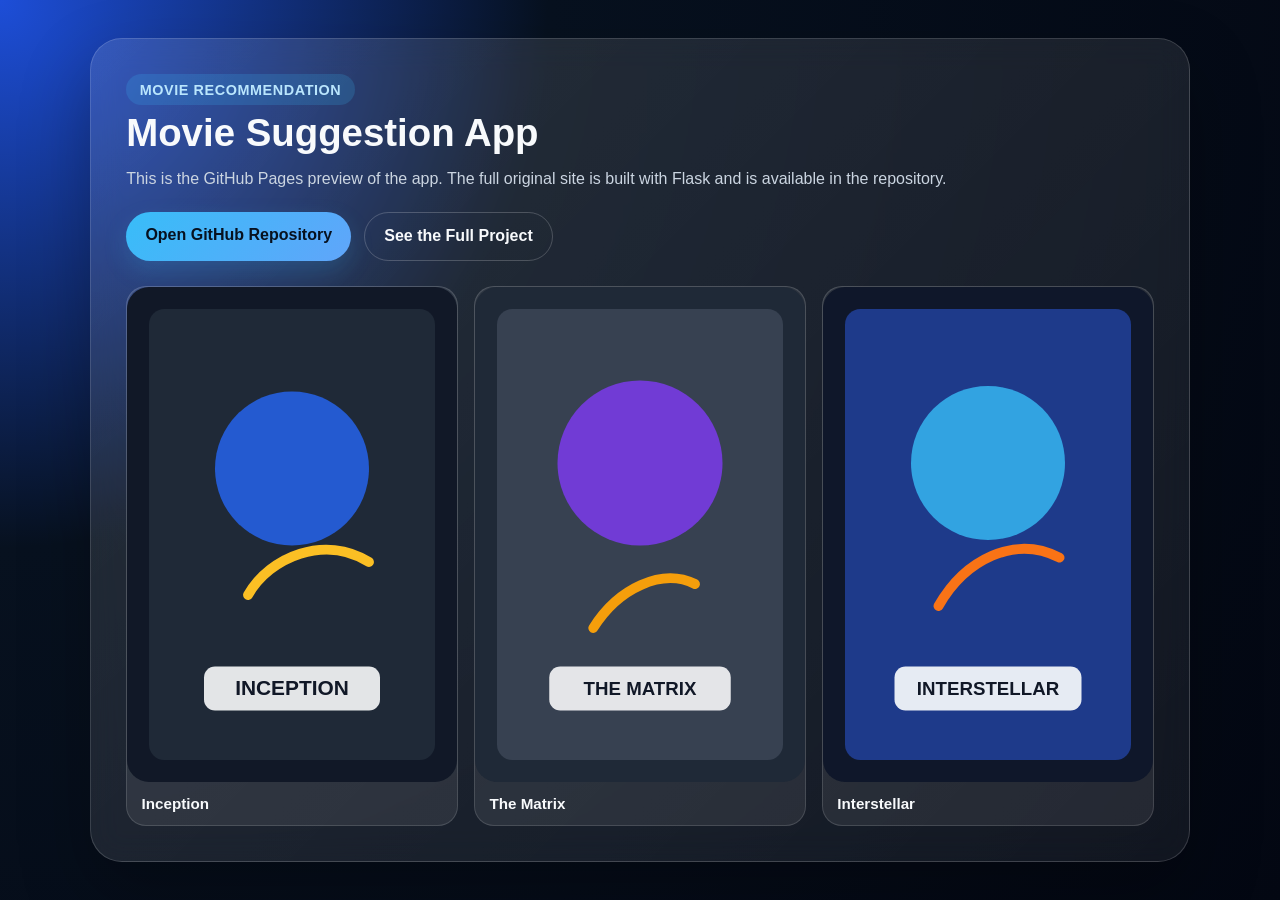
<file: web development project/index.html>
<!DOCTYPE html>
<html lang="en">
<head>
  <meta charset="UTF-8" />
  <meta name="viewport" content="width=device-width, initial-scale=1.0" />
  <title>Movie Suggestion App</title>
  <style>
    :root {
      color-scheme: dark;
      --bg: #07111f;
      --card: rgba(255,255,255,0.1);
      --text: #f8fafc;
      --muted: #cbd5e1;
      --accent: #38bdf8;
      --accent-2: #60a5fa;
    }
    * { box-sizing: border-box; }
    body {
      margin: 0;
      min-height: 100vh;
      font-family: Inter, Arial, sans-serif;
      background: radial-gradient(circle at top left, #1d4ed8 0%, #07111f 35%, #030712 100%);
      color: var(--text);
      display: flex;
      align-items: center;
      justify-content: center;
      padding: 2rem;
    }
    .hero {
      width: min(1100px, 100%);
      background: linear-gradient(135deg, rgba(255,255,255,0.12), rgba(255,255,255,0.06));
      border: 1px solid rgba(255,255,255,0.16);
      border-radius: 32px;
      padding: 2.2rem;
      backdrop-filter: blur(16px);
      box-shadow: 0 30px 70px rgba(0,0,0,0.28);
    }
    .hero-top {
      display: flex;
      justify-content: space-between;
      align-items: center;
      gap: 1rem;
      margin-bottom: 1.2rem;
      flex-wrap: wrap;
    }
    .pill {
      display: inline-block;
      padding: 0.45rem 0.85rem;
      border-radius: 999px;
      background: rgba(56, 189, 248, 0.18);
      color: #bae6fd;
      font-size: 0.9rem;
      font-weight: 700;
      letter-spacing: 0.04em;
      text-transform: uppercase;
    }
    h1 { font-size: clamp(2rem, 3vw, 3rem); margin: 0.4rem 0 0.6rem; }
    p { line-height: 1.75; color: var(--muted); margin: 0; }
    .btn-row {
      display: flex;
      gap: 0.8rem;
      flex-wrap: wrap;
      margin: 1.2rem 0 1.6rem;
    }
    .btn {
      display: inline-block;
      padding: 0.9rem 1.2rem;
      background: linear-gradient(135deg, var(--accent), var(--accent-2));
      color: #07111f;
      font-weight: 800;
      border-radius: 999px;
      text-decoration: none;
      box-shadow: 0 10px 24px rgba(56, 189, 248, 0.18);
    }
    .btn.secondary {
      background: transparent;
      color: var(--text);
      border: 1px solid rgba(255,255,255,0.2);
      box-shadow: none;
    }
    .grid {
      display: grid;
      grid-template-columns: repeat(auto-fit, minmax(180px, 1fr));
      gap: 1rem;
      margin-top: 1.2rem;
    }
    .poster {
      border-radius: 20px;
      overflow: hidden;
      background: rgba(255,255,255,0.08);
      border: 1px solid rgba(255,255,255,0.14);
      transition: transform 0.2s ease, box-shadow 0.2s ease;
    }
    .poster:hover {
      transform: translateY(-3px);
      box-shadow: 0 14px 28px rgba(0,0,0,0.22);
    }
    .poster img { display: block; width: 100%; height: auto; }
    .poster strong { display: block; padding: 0.8rem 0.9rem; font-size: 0.95rem; }
  </style>
</head>
<body>
  <div class="hero">
    <div class="hero-top">
      <div>
        <span class="pill">Movie Recommendation</span>
        <h1>Movie Suggestion App</h1>
        <p>This is the GitHub Pages preview of the app. The full original site is built with Flask and is available in the repository.</p>
      </div>
    </div>
    <div class="btn-row">
      <a class="btn" href="https://github.com/venkatamohithreddy-hue/movie-Suggestion2">Open GitHub Repository</a>
      <a class="btn secondary" href="https://github.com/venkatamohithreddy-hue/movie-Suggestion2">See the Full Project</a>
    </div>
    <div class="grid">
      <div class="poster"><img src="static/images/poster1.svg" alt="Inception poster" /><strong>Inception</strong></div>
      <div class="poster"><img src="static/images/poster2.svg" alt="The Matrix poster" /><strong>The Matrix</strong></div>
      <div class="poster"><img src="static/images/poster3.svg" alt="Interstellar poster" /><strong>Interstellar</strong></div>
    </div>
  </div>
</body>
</html>
</file>
